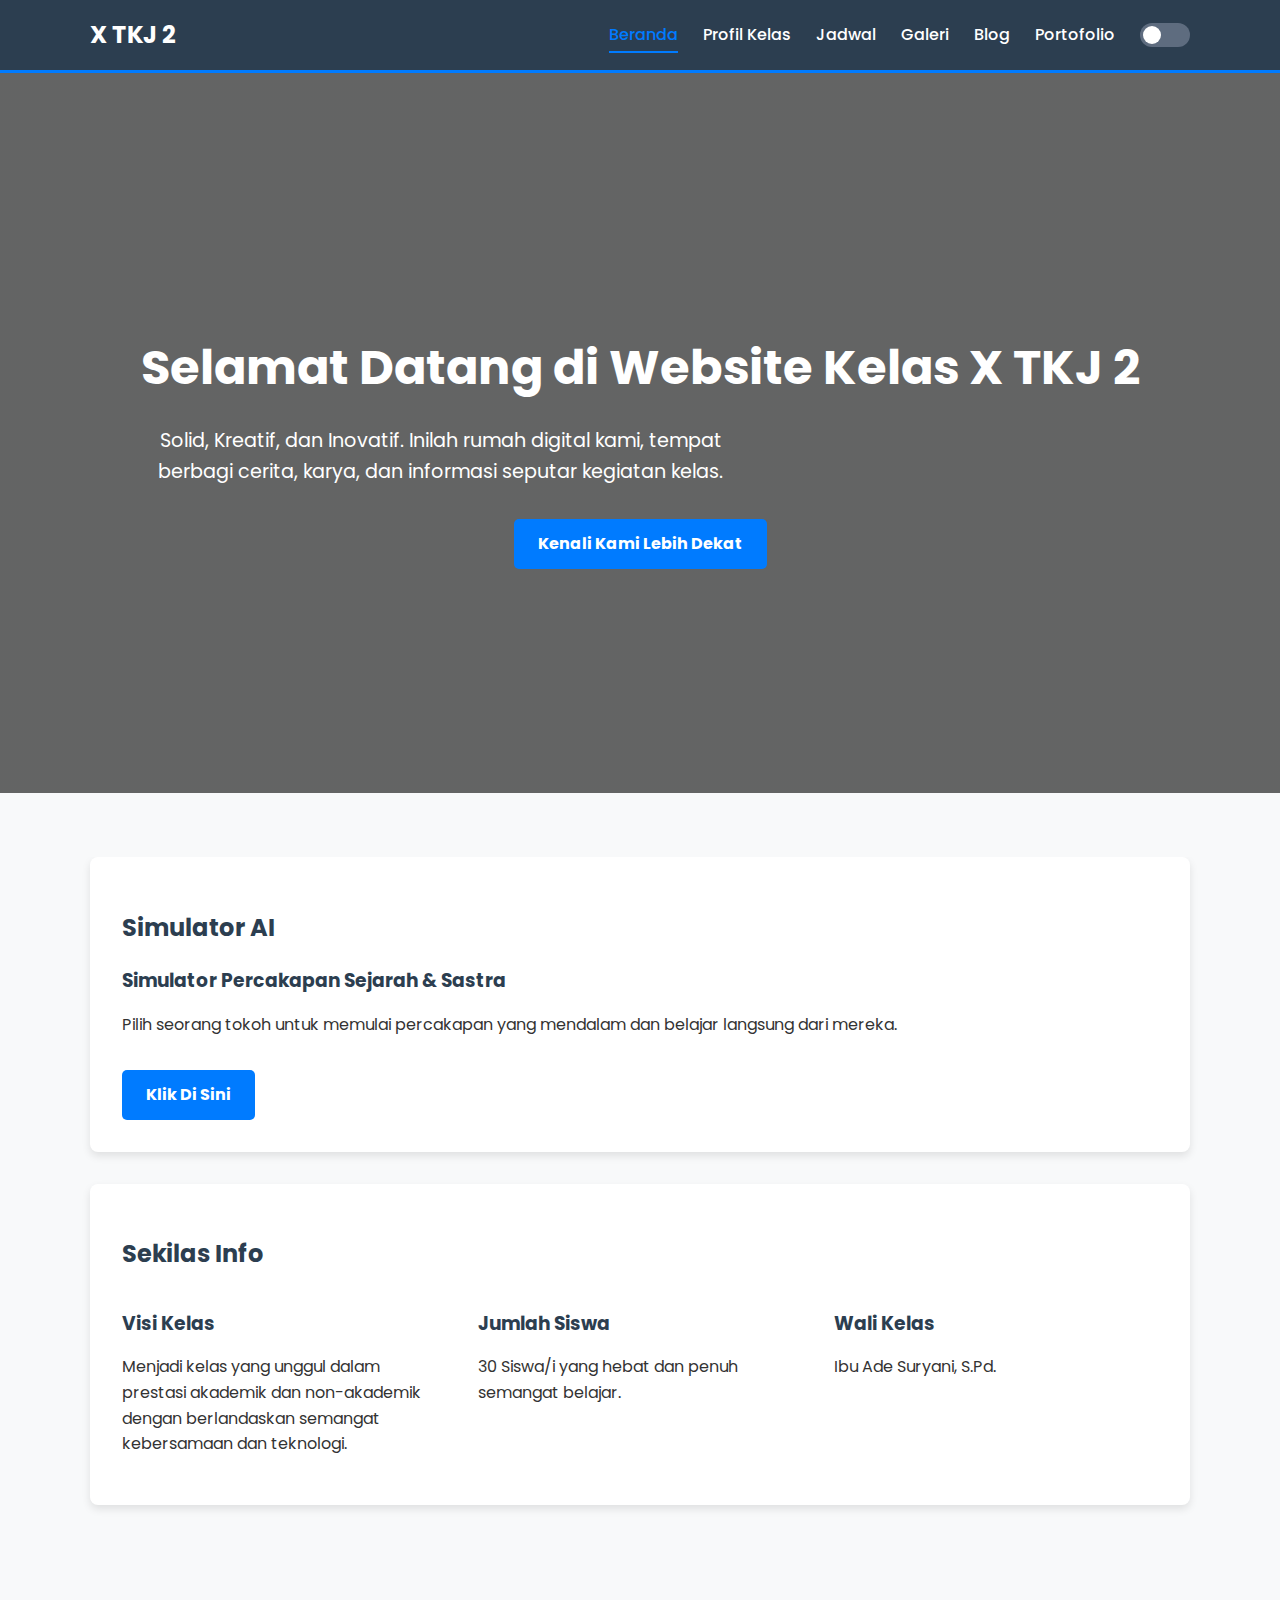
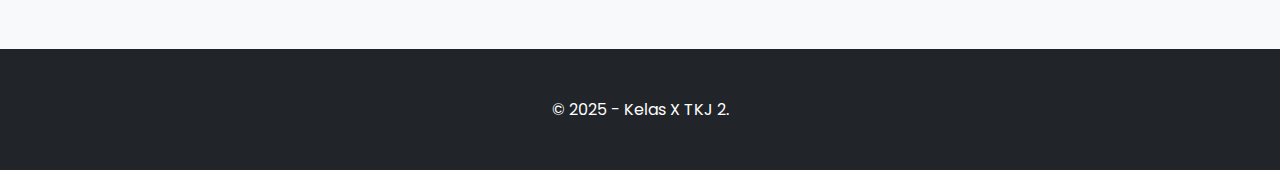
<file: index.html>
<!DOCTYPE html>
<html lang="id">
  <head>
    <meta charset="UTF-8">
    <meta name="viewport" content="width=device-width, initial-scale=1.0">
    <title>Beranda - Website Kelas X TKJ 2</title>
    <link rel="stylesheet" href="style.css">
    <link href="https://fonts.googleapis.com/css2?family=Poppins:wght@300;400;600;700&display=swap" rel="stylesheet">
  </head>
  <body>
    <nav class="navbar">
      <div class="container">
        <a href="index.html" class="logo">X TKJ 2</a>
        <div class="hamburger">
          <span class="bar"></span>
          <span class="bar"></span>
          <span class="bar"></span>
        </div>
        <ul class="nav-links">
  <li><a href="index.html">Beranda</a></li>
  <li><a href="profil.html">Profil Kelas</a></li>
  <li><a href="jadwal.html">Jadwal</a></li>
  <li><a href="galeri.html">Galeri</a></li>
  <li><a href="blog.html">Blog</a></li>
  <li><a href="portofolio.html">Portofolio</a></li>
  <li class="theme-switch-item">
    <div class="theme-switch-wrapper">
      <label class="theme-switch" for="theme-toggle-checkbox">
        <input type="checkbox" id="theme-toggle-checkbox" />
        <div class="slider"></div>
      </label>
    </div>
  </li>
</ul>
</div>
    </nav>
    <header class="showcase">
      <div class="container">
        <h1>Selamat Datang di Website Kelas X TKJ 2</h1>
        <p>Solid, Kreatif, dan Inovatif. Inilah rumah digital kami, tempat berbagi cerita, karya, dan informasi seputar kegiatan kelas.</p>
        <a href="profil.html" class="btn">Kenali Kami Lebih Dekat</a>
      </div>
    </header>
    <section class="main-content">
      <div class="container">
        <div class="card">
          <h2>Simulator AI</h2>
          <h3>Simulator Percakapan Sejarah & Sastra</h3>
          <p>Pilih seorang tokoh untuk memulai percakapan yang mendalam dan belajar langsung dari mereka.</p>
          <a href="simulator-ai.html" class="btn">Klik Di Sini</a>
        </div>
        <div class="card">
          <h2>Sekilas Info</h2>
          <div class="grid-3">
            <div>
              <h3>Visi Kelas</h3>
              <p>Menjadi kelas yang unggul dalam prestasi akademik dan non-akademik dengan berlandaskan semangat kebersamaan dan teknologi.</p>
            </div>
            <div>
              <h3>Jumlah Siswa</h3>
              <p>30 Siswa/i yang hebat dan penuh semangat belajar.</p>
            </div>
            <div>
              <h3>Wali Kelas</h3>
              <p>Ibu Ade Suryani, S.Pd.</p>
            </div>
          </div>
        </div>
      </div>
    </section>
    <footer class="footer">
      <p>&copy; 2025 - Kelas X TKJ 2.</p>
    </footer>
    <script src="script.js"></script>
  </body>
</html>
</file>
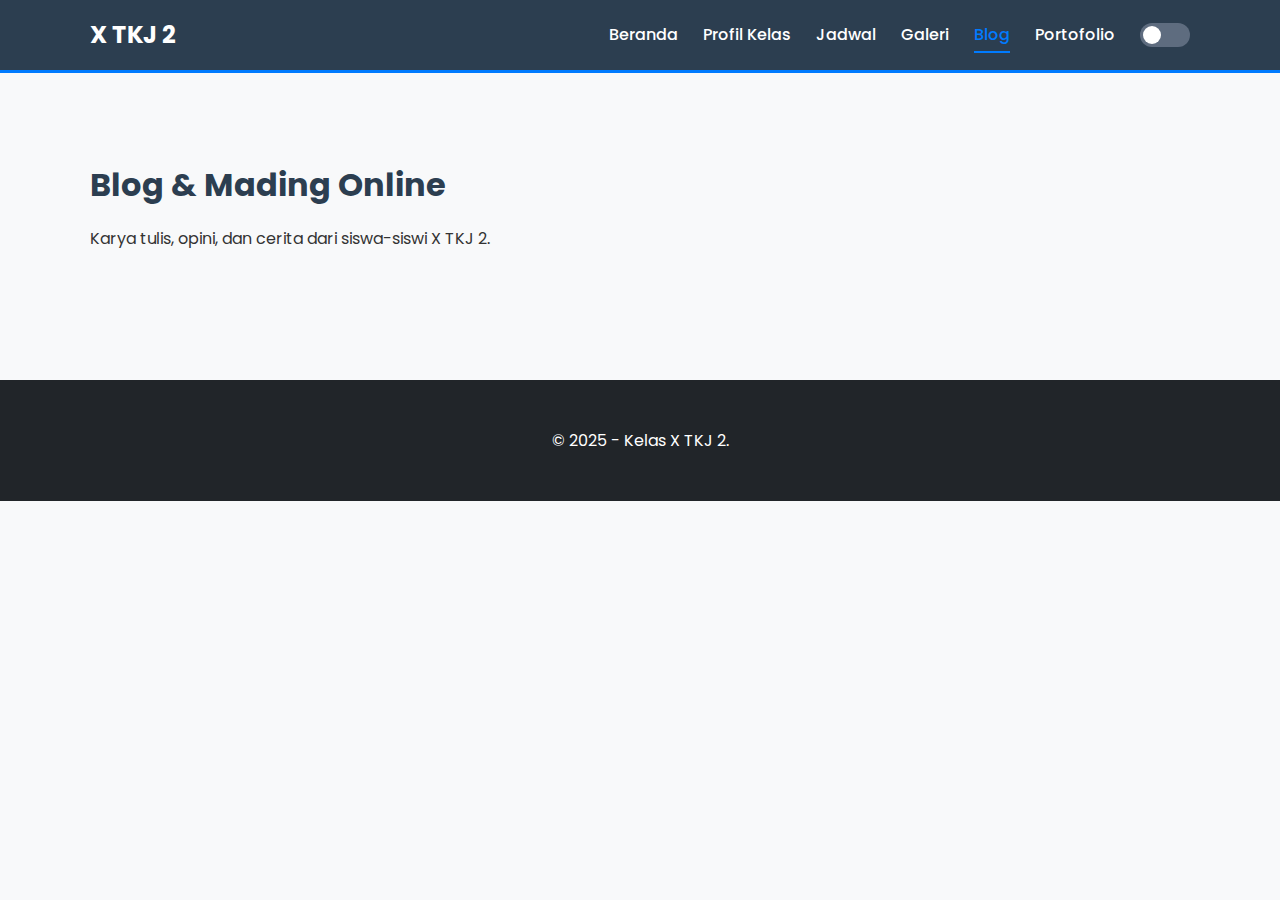
<file: blog.html>
<!DOCTYPE html>
<html lang="id">
<head>
    <meta charset="UTF-8">
    <meta name="viewport" content="width=device-width, initial-scale=1.0">
    <title>Blog - Website Kelas X TKJ 2</title>
    <link rel="stylesheet" href="style.css">
    <link href="https://fonts.googleapis.com/css2?family=Poppins:wght@300;400;600;700&display=swap" rel="stylesheet">
</head>
<body>

    <nav class="navbar">
        <div class="container">
            <a href="index.html" class="logo">X TKJ 2</a>
            <div class="hamburger">
                <span class="bar"></span>
                <span class="bar"></span>
                <span class="bar"></span>
            </div>
            <ul class="nav-links">
  <li><a href="index.html">Beranda</a></li>
  <li><a href="profil.html">Profil Kelas</a></li>
  <li><a href="jadwal.html">Jadwal</a></li>
  <li><a href="galeri.html">Galeri</a></li>
  <li><a href="blog.html">Blog</a></li>
  <li><a href="portofolio.html">Portofolio</a></li>
  <li class="theme-switch-item">
    <div class="theme-switch-wrapper">
      <label class="theme-switch" for="theme-toggle-checkbox">
        <input type="checkbox" id="theme-toggle-checkbox" />
        <div class="slider"></div>
      </label>
    </div>
  </li>
</ul>
        </div>
    </nav>

    <section class="main-content">
        <div class="container">
            <h1>Blog & Mading Online</h1>
            <p>Karya tulis, opini, dan cerita dari siswa-siswi X TKJ 2.</p>
        </div>
    </section>

    <footer class="footer">
        <p>&copy; 2025 - Kelas X TKJ 2.</p>
    </footer>

    <script src="script.js"></script>
</body>
</html>
</file>
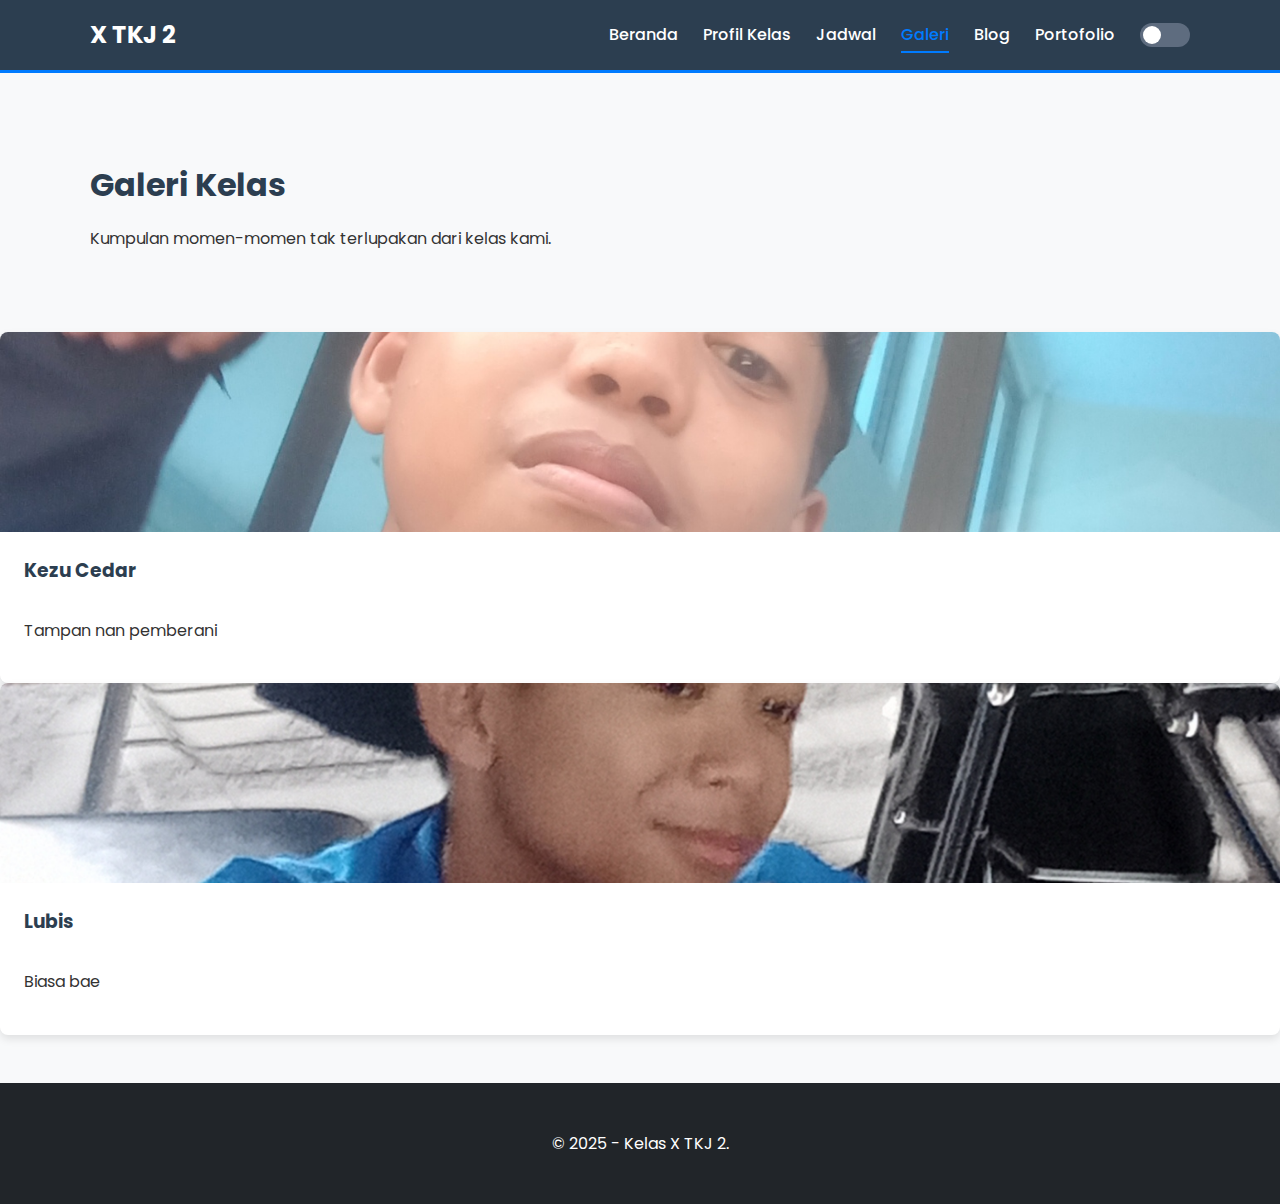
<file: galeri.html>
<!DOCTYPE html>
<html lang="id">
<head>
    <meta charset="UTF-8">
    <meta name="viewport" content="width=device-width, initial-scale=1.0">
    <title>Galeri - Website Kelas X TKJ 2</title>
    <link rel="stylesheet" href="style.css">
    <link href="https://fonts.googleapis.com/css2?family=Poppins:wght@300;400;600;700&display=swap" rel="stylesheet">
</head>
<body>

    <nav class="navbar">
        <div class="container">
            <a href="index.html" class="logo">X TKJ 2</a>
            <div class="hamburger">
                <span class="bar"></span>
                <span class="bar"></span>
                <span class="bar"></span>
            </div>
            <ul class="nav-links">
  <li><a href="index.html">Beranda</a></li>
  <li><a href="profil.html">Profil Kelas</a></li>
  <li><a href="jadwal.html">Jadwal</a></li>
  <li><a href="galeri.html">Galeri</a></li>
  <li><a href="blog.html">Blog</a></li>
  <li><a href="portofolio.html">Portofolio</a></li>
  <li class="theme-switch-item">
    <div class="theme-switch-wrapper">
      <label class="theme-switch" for="theme-toggle-checkbox">
        <input type="checkbox" id="theme-toggle-checkbox" />
        <div class="slider"></div>
      </label>
    </div>
  </li>
</ul>
        </div>
    </nav>

    <section class="main-content">
        <div class="container">
            <h1>Galeri Kelas</h1>
            <p>Kumpulan momen-momen tak terlupakan dari kelas kami.</p>
        </div>
    </section>
                    <div class="item-card">
                    <img src="foto1.JPG" alt="Aa Pepen">
                    <div class="item-card-content">
                        <h3>Kezu Cedar</h3>
                        <p>Tampan nan pemberani</p>
                    </div>
                </div>
    <div class="item-card">
                    <img src="foto2.JPG" alt="Lubis">
                    <div class="item-card-content">
                        <h3>Lubis</h3>
                        <p>Biasa bae</p>
                    </div>
    </div>

    <footer class="footer">
        <p>&copy; 2025 - Kelas X TKJ 2.</p>
    </footer>

    <script src="script.js"></script>
</body>
    </html>
</file>
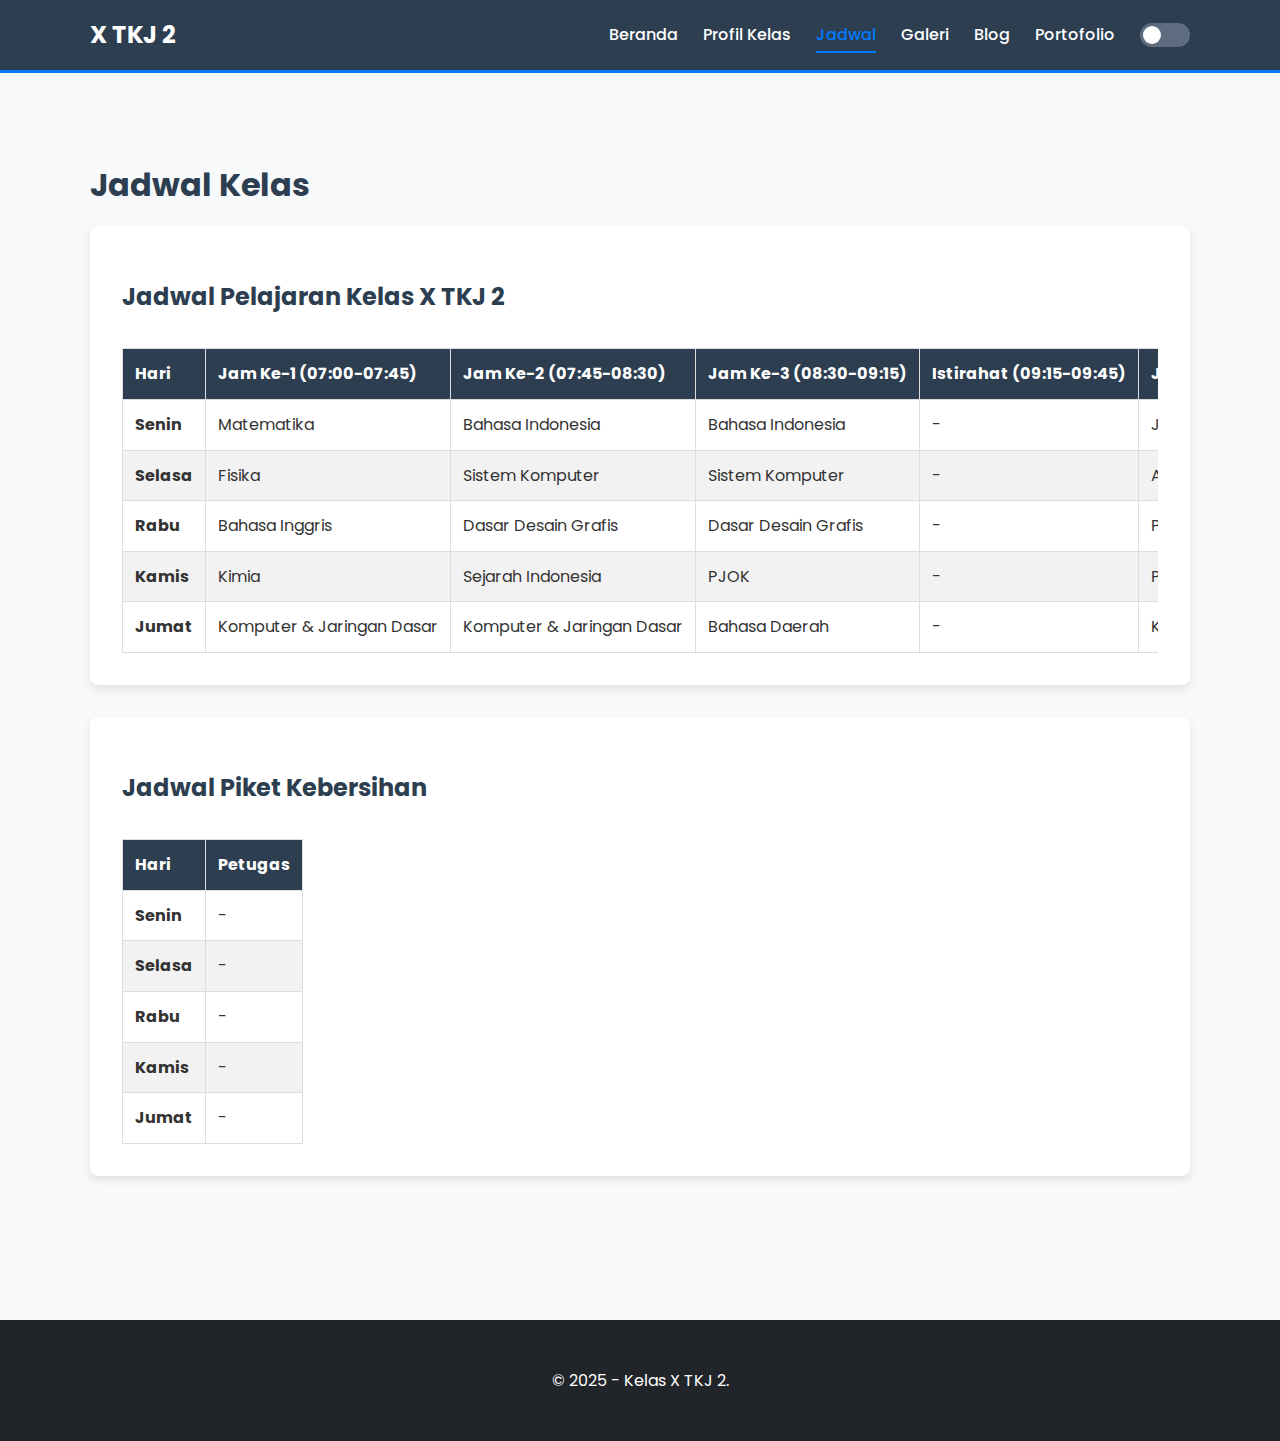
<file: jadwal.html>
<!DOCTYPE html>
<html lang="id">
  <head>
    <meta charset="UTF-8">
    <meta name="viewport" content="width=device-width, initial-scale=1.0">
    <title>Jadwal - Website Kelas X TKJ 2</title>
    <link rel="stylesheet" href="style.css">
    <link href="https://fonts.googleapis.com/css2?family=Poppins:wght@300;400;600;700&display=swap" rel="stylesheet">
  </head>
  <body>
    <nav class="navbar">
      <div class="container">
        <a href="index.html" class="logo">X TKJ 2</a>
        <div class="hamburger">
          <span class="bar"></span>
          <span class="bar"></span>
          <span class="bar"></span>
        </div>
        <ul class="nav-links">
  <li><a href="index.html">Beranda</a></li>
  <li><a href="profil.html">Profil Kelas</a></li>
  <li><a href="jadwal.html">Jadwal</a></li>
  <li><a href="galeri.html">Galeri</a></li>
  <li><a href="blog.html">Blog</a></li>
  <li><a href="portofolio.html">Portofolio</a></li>
  <li class="theme-switch-item">
    <div class="theme-switch-wrapper">
      <label class="theme-switch" for="theme-toggle-checkbox">
        <input type="checkbox" id="theme-toggle-checkbox" />
        <div class="slider"></div>
      </label>
    </div>
  </li>
</ul>
      </div>
    </nav>
    <section class="main-content">
      <div class="container">
        <h1>Jadwal Kelas</h1>
        <div class="card">
          <h2>Jadwal Pelajaran Kelas X TKJ 2</h2>
          <table class="schedule-table">
            <thead>
              <tr>
                <th>Hari</th>
                <th>Jam Ke-1 (07:00-07:45)</th>
                <th>Jam Ke-2 (07:45-08:30)</th>
                <th>Jam Ke-3 (08:30-09:15)</th>
                <th>Istirahat (09:15-09:45)</th>
                <th>Jam Ke-4 (09:45-10:30)</th>
                <th>Jam Ke-5 (10:30-11:15)</th>
              </tr>
            </thead>
            <tbody>
              <tr>
                <td>
                  <strong>Senin</strong>
                </td>
                <td>Matematika</td>
                <td>Bahasa Indonesia</td>
                <td>Bahasa Indonesia</td>
                <td>-</td>
                <td>Jaringan Dasar</td>
                <td>Jaringan Dasar</td>
              </tr>
              <tr>
                <td>
                  <strong>Selasa</strong>
                </td>
                <td>Fisika</td>
                <td>Sistem Komputer</td>
                <td>Sistem Komputer</td>
                <td>-</td>
                <td>Agama</td>
                <td>PKN</td>
              </tr>
              <tr>
                <td>
                  <strong>Rabu</strong>
                </td>
                <td>Bahasa Inggris</td>
                <td>Dasar Desain Grafis</td>
                <td>Dasar Desain Grafis</td>
                <td>-</td>
                <td>Pemrograman Dasar</td>
                <td>Pemrograman Dasar</td>
              </tr>
              <tr>
                <td>
                  <strong>Kamis</strong>
                </td>
                <td>Kimia</td>
                <td>Sejarah Indonesia</td>
                <td>PJOK</td>
                <td>-</td>
                <td>PJOK</td>
                <td>Simulasi Digital</td>
              </tr>
              <tr>
                <td>
                  <strong>Jumat</strong>
                </td>
                <td>Komputer & Jaringan Dasar</td>
                <td>Komputer & Jaringan Dasar</td>
                <td>Bahasa Daerah</td>
                <td>-</td>
                <td colspan="2">Kegiatan Rohani</td>
              </tr>
            </tbody>
          </table>
        </div>
        <div class="card">
          <h2>Jadwal Piket Kebersihan</h2>
          <table class="schedule-table">
            <thead>
              <tr>
                <th>Hari</th>
                <th>Petugas</th>
              </tr>
            </thead>
            <tbody>
              <tr>
                <td>
                  <strong>Senin</strong>
                </td>
                <td>-</td>
              </tr>
              <tr>
                <td>
                  <strong>Selasa</strong>
                </td>
                <td>-</td>
              </tr>
              <tr>
                <td>
                  <strong>Rabu</strong>
                </td>
                <td>-</td>
              </tr>
              <tr>
                <td>
                  <strong>Kamis</strong>
                </td>
                <td>-</td>
              </tr>
              <tr>
                <td>
                  <strong>Jumat</strong>
                </td>
                <td>-</td>
              </tr>
            </tbody>
          </table>
        </div>
      </div>
    </section>
    <footer class="footer">
      <p>&copy; 2025 - Kelas X TKJ 2.</p>
    </footer>
    <script src="script.js"></script>
  </body>
</html>
</file>
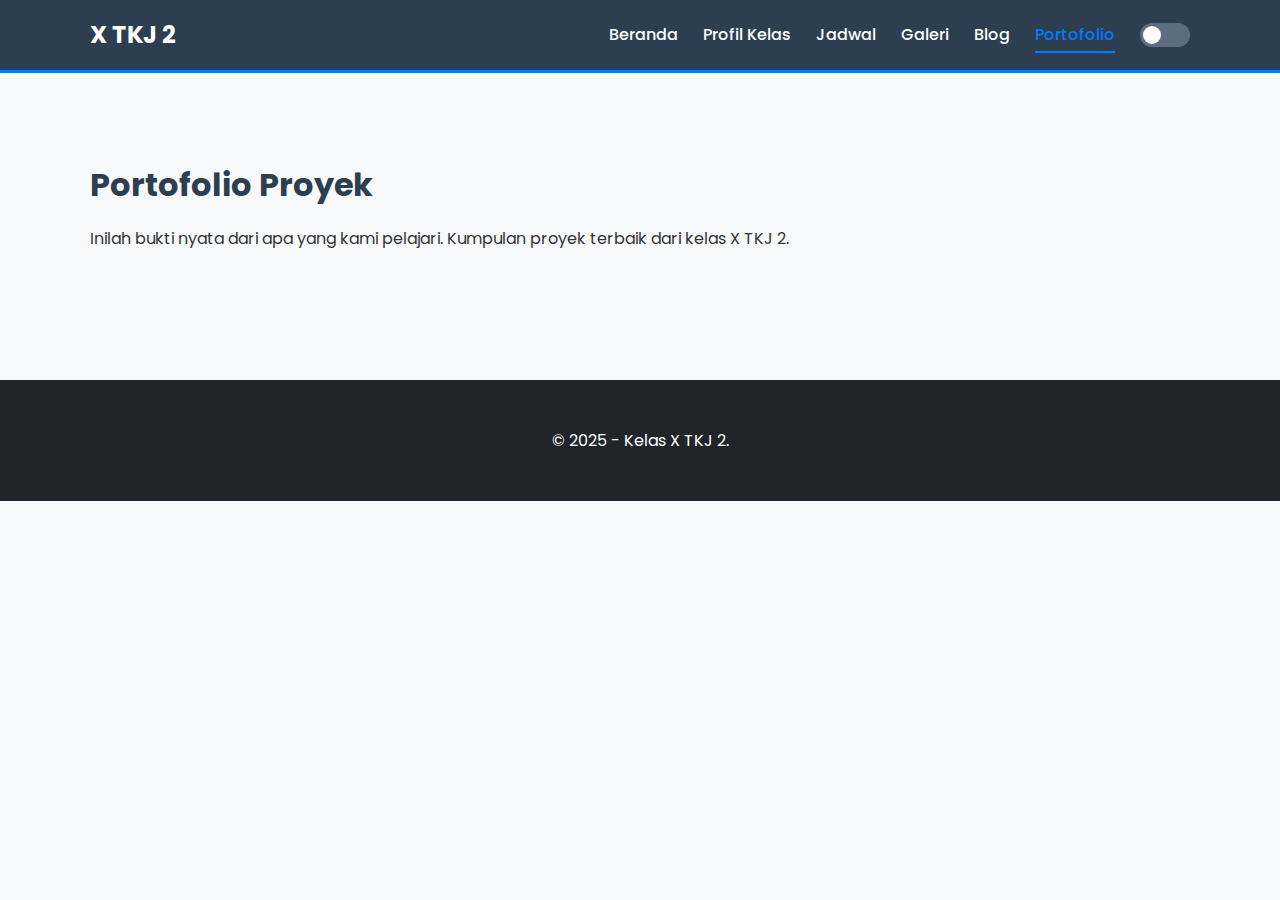
<file: portofolio.html>
<!DOCTYPE html>
<html lang="id">
  <head>
    <meta charset="UTF-8">
    <meta name="viewport" content="width=device-width, initial-scale=1.0">
    <title>Portofolio - Website Kelas X TKJ 2</title>
    <link rel="stylesheet" href="style.css">
    <link href="https://fonts.googleapis.com/css2?family=Poppins:wght@300;400;600;700&display=swap" rel="stylesheet">
  </head>
  <body>
    <nav class="navbar">
      <div class="container">
        <a href="index.html" class="logo">X TKJ 2</a>
        <div class="hamburger">
          <span class="bar"></span>
          <span class="bar"></span>
          <span class="bar"></span>
        </div>
        <ul class="nav-links">
  <li><a href="index.html">Beranda</a></li>
  <li><a href="profil.html">Profil Kelas</a></li>
  <li><a href="jadwal.html">Jadwal</a></li>
  <li><a href="galeri.html">Galeri</a></li>
  <li><a href="blog.html">Blog</a></li>
  <li><a href="portofolio.html">Portofolio</a></li>
  <li class="theme-switch-item">
    <div class="theme-switch-wrapper">
      <label class="theme-switch" for="theme-toggle-checkbox">
        <input type="checkbox" id="theme-toggle-checkbox" />
        <div class="slider"></div>
      </label>
    </div>
  </li>
</ul>
      </div>
    </nav>
    <section class="main-content">
      <div class="container">
        <h1>Portofolio Proyek</h1>
        <p>Inilah bukti nyata dari apa yang kami pelajari. Kumpulan proyek terbaik dari kelas X TKJ 2.</p>
      </div>
    </section>
    <footer class="footer">
      <p>&copy; 2025 - Kelas X TKJ 2.</p>
    </footer>
    <script src="script.js"></script>
  </body>
</html>
</file>
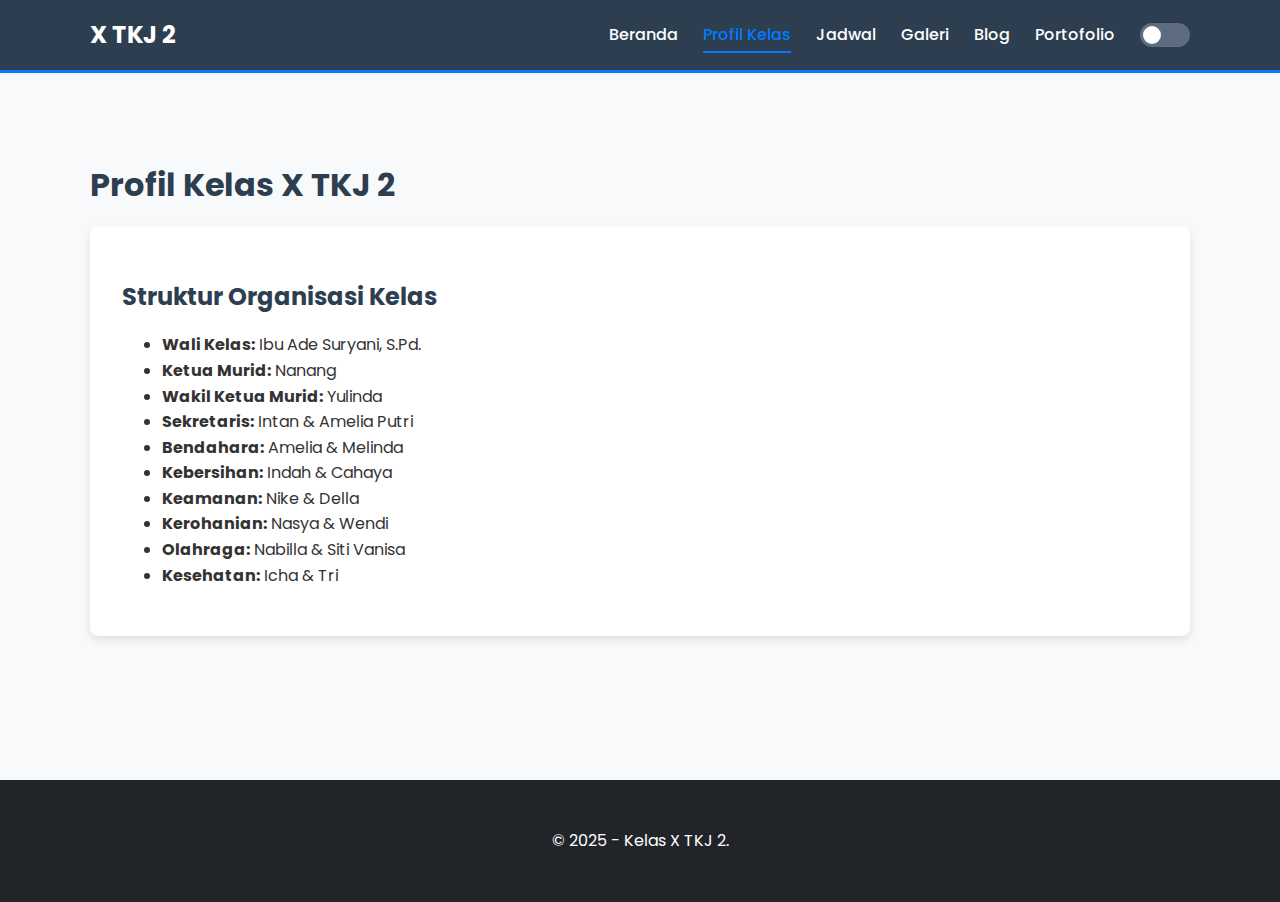
<file: profil.html>
<!DOCTYPE html>
<html lang="id">
  <head>
    <meta charset="UTF-8">
    <meta name="viewport" content="width=device-width, initial-scale=1.0">
    <title>Profil Kelas - Website Kelas X TKJ 2</title>
    <link rel="stylesheet" href="style.css">
    <link href="https://fonts.googleapis.com/css2?family=Poppins:wght@300;400;600;700&display=swap" rel="stylesheet">
  </head>
  <body>
    <nav class="navbar">
      <div class="container">
        <a href="index.html" class="logo">X TKJ 2</a>
        <div class="hamburger">
          <span class="bar"></span>
          <span class="bar"></span>
          <span class="bar"></span>
        </div>
        <ul class="nav-links">
  <li><a href="index.html">Beranda</a></li>
  <li><a href="profil.html">Profil Kelas</a></li>
  <li><a href="jadwal.html">Jadwal</a></li>
  <li><a href="galeri.html">Galeri</a></li>
  <li><a href="blog.html">Blog</a></li>
  <li><a href="portofolio.html">Portofolio</a></li>
  <li class="theme-switch-item">
    <div class="theme-switch-wrapper">
      <label class="theme-switch" for="theme-toggle-checkbox">
        <input type="checkbox" id="theme-toggle-checkbox" />
        <div class="slider"></div>
      </label>
    </div>
  </li>
</ul>
      </div>
    </nav>
    <section class="main-content">
      <div class="container">
        <h1>Profil Kelas X TKJ 2</h1>
        <div class="card">
          <h2>Struktur Organisasi Kelas</h2>
          <ul>
            <li>
              <strong>Wali Kelas:</strong> Ibu Ade Suryani, S.Pd.
            </li>
            <li>
              <strong>Ketua Murid:</strong> Nanang
            </li>
            <li>
              <strong>Wakil Ketua Murid:</strong> Yulinda
            </li>
            <li>
              <strong>Sekretaris:</strong> Intan & Amelia Putri
            </li>
            <li>
              <strong>Bendahara:</strong> Amelia & Melinda
            </li>
            <li>
              <strong>Kebersihan:</strong> Indah & Cahaya
            </li>
            <li>
              <strong>Keamanan:</strong> Nike & Della
            </li>
            <li>
              <strong>Kerohanian:</strong> Nasya & Wendi
            </li>
            <li>
              <strong>Olahraga:</strong> Nabilla & Siti Vanisa
            </li>
            <li>
              <strong>Kesehatan:</strong> Icha & Tri
            </li>
          </ul>
        </div>
      </div>
    </section>
    <footer class="footer">
      <p>&copy; 2025 - Kelas X TKJ 2.</p>
    </footer>
    <script src="script.js"></script>
  </body>
</html>
</file>
<file: style.css>
:root {
    --primary-color: #007BFF;
    --secondary-color: #2c3e50;
    --light-color: #f8f9fa;
    --dark-color: #212529;
    --text-color: #333;
    --card-bg: #ffffff;
    --border-color: #ddd;
    --table-stripe-color: #f2f2f2;
    --ai-message-bg: #e9ecef;
    --border-radius: 8px;
    --box-shadow: 0 4px 8px rgba(0,0,0,0.1);
}

/* Palet Warna Baru (Nord Theme) */
body.dark-mode {
    --primary-color: #88C0D0;      /* Nord: cyan sejuk */
    --secondary-color: #D8DEE9;     /* Nord: teks abu-abu terang */
    --light-color: #2E3440;       /* Nord: latar belakang biru gelap */
    --dark-color: #212529;         
    --text-color: #E5E9F0;        /* Nord: teks utama */
    --card-bg: #3B4252;           /* Nord: warna kartu lebih terang */
    --border-color: #4C566A;      /* Nord: warna border */
    --table-stripe-color: #434C5E;/* Nord: warna baris tabel */
    --ai-message-bg: #434C5E;     /* Nord: warna bubble chat AI */
}


body {
    font-family: 'Poppins', sans-serif;
    margin: 0;
    padding: 0;
    background-color: var(--light-color);
    color: var(--text-color);
    line-height: 1.6;
    transition: background-color 0.3s, color 0.3s;
}

body.noscroll {
    overflow: hidden;
}

.container {
    max-width: 1100px;
    margin: auto;
    padding: 0 20px;
    overflow: hidden;
}

h1, h2, h3 {
    color: var(--secondary-color);
    margin-bottom: 1rem;
}

p {
    margin-bottom: 1rem;
}

.navbar {
    background-color: var(--secondary-color);
    color: #fff;
    padding: 1rem 0;
    position: sticky;
    top: 0;
    z-index: 1000;
    border-bottom: 3px solid var(--primary-color);
}

body.dark-mode .navbar {
    background-color: #3B4252; /* Warna navbar di dark mode */
}


.navbar .container {
    display: flex;
    justify-content: space-between;
    align-items: center;
}

.navbar .logo {
    font-size: 1.5rem;
    font-weight: bold;
    color: #fff;
    text-decoration: none;
}

.navbar .nav-links {
    list-style: none;
    display: flex;
    align-items: center; /* Menyelaraskan item secara vertikal */
    margin: 0;
    padding: 0;
}

.navbar .nav-links li {
    margin-left: 25px;
}

.navbar .nav-links a {
    color: #fff;
    text-decoration: none;
    font-weight: 500;
    transition: color 0.3s ease;
    padding-bottom: 5px;
    border-bottom: 2px solid transparent;
}

.navbar .nav-links a:hover, .navbar .nav-links a.active {
    color: var(--primary-color);
    border-bottom-color: var(--primary-color);
}

.hamburger {
    display: none;
    cursor: pointer;
    flex-direction: column;
    gap: 5px;
    z-index: 1001;
}

.hamburger .bar {
    width: 25px;
    height: 3px;
    background-color: #fff;
    border-radius: 5px;
    transition: all 0.3s ease-in-out;
}

.showcase {
    background: linear-gradient(rgba(0,0,0,0.6), rgba(0,0,0,0.6)), url('https://via.placeholder.com/1500x800.png?text=Ganti+dengan+Foto+Kelas+X+TKJ+2') no-repeat center center/cover;
    height: 80vh;
    color: #fff;
    display: flex;
    flex-direction: column;
    justify-content: center;
    align-items: center;
    text-align: center;
    padding: 0 20px;
}

.showcase h1 {
    font-size: 3rem;
    color: #fff;
}

.showcase p {
    font-size: 1.2rem;
    max-width: 600px;
}

.btn {
    display: inline-block;
    background: var(--primary-color);
    color: #fff;
    padding: 12px 24px;
    border: none;
    border-radius: 5px;
    text-decoration: none;
    margin-top: 1rem;
    font-weight: bold;
    transition: background-color 0.3s ease, transform 0.2s ease;
}

.btn:hover {
    background: #0056b3;
    transform: translateY(-2px);
}

body.dark-mode .btn:hover {
    background-color: #A3D5E8;
    color: var(--light-color);
}

.main-content {
    padding: 4rem 0;
}

.card {
    background: var(--card-bg);
    border-radius: var(--border-radius);
    box-shadow: var(--box-shadow);
    padding: 2rem;
    margin-bottom: 2rem;
    transition: background-color 0.3s;
}

.grid-2, .grid-3 {
    display: grid;
    gap: 2rem;
}

.grid-2 {
    grid-template-columns: repeat(2, 1fr);
}

.grid-3 {
    grid-template-columns: repeat(3, 1fr);
}

.schedule-table {
    width: 100%;
    border-collapse: collapse;
    margin-top: 2rem;
    overflow-x: auto;
    display: block;
}

.schedule-table th, .schedule-table td {
    border: 1px solid var(--border-color);
    padding: 12px;
    text-align: left;
    white-space: nowrap;
}

.schedule-table th {
    background-color: var(--secondary-color);
    color: white;
}

body.dark-mode .schedule-table th {
    background-color: #4C566A;
    color: #ECEFF4;
}

.schedule-table tbody tr:nth-child(even) {
    background-color: var(--table-stripe-color);
}

.item-card {
    background: var(--card-bg);
    border-radius: var(--border-radius);
    box-shadow: var(--box-shadow);
    overflow: hidden;
    transition: transform 0.3s ease, box-shadow 0.3s ease, background-color 0.3s;
    display: flex;
    flex-direction: column;
}

.item-card:hover {
    transform: translateY(-5px);
    box-shadow: 0 8px 16px rgba(0,0,0,0.2);
}

.item-card img {
    width: 100%;
    height: 200px;
    object-fit: cover;
}

.item-card-content {
    padding: 1.5rem;
    flex-grow: 1;
    display: flex;
    flex-direction: column;
}

.item-card-content h3 {
    margin-top: 0;
}

.item-card-content .btn {
    margin-top: auto;
}

.blog-post {
    margin-bottom: 2.5rem;
    border-bottom: 1px solid var(--border-color);
    padding-bottom: 2rem;
}

.blog-post h2 a {
    text-decoration: none;
    color: var(--secondary-color);
}

.blog-post-meta {
    font-size: 0.9rem;
    color: #666;
    margin-bottom: 1rem;
}

.footer {
    background: var(--dark-color);
    color: #fff;
    text-align: center;
    padding: 2rem 0;
    margin-top: 3rem;
}

@media(max-width: 768px) {
    .showcase h1 {
        font-size: 2.2rem;
    }

    .grid-2, .grid-3 {
        grid-template-columns: 1fr;
    }

    .hamburger {
        display: flex;
    }

    .hamburger.active .bar:nth-child(1) {
        transform: translateY(8px) rotate(45deg);
    }

    .hamburger.active .bar:nth-child(2) {
        opacity: 0;
    }

    .hamburger.active .bar:nth-child(3) {
        transform: translateY(-8px) rotate(-45deg);
    }

    .nav-links {
        position: fixed;
        left: -100%;
        top: 0;
        gap: 0;
        flex-direction: column;
        background-color: var(--secondary-color);
        width: 100%;
        height: 100vh;
        text-align: center;
        transition: left 0.3s ease-in-out;
        display: flex;
        justify-content: center;
        align-items: center;
    }
    
    body.dark-mode .nav-links {
        background-color: #3B4252;
    }

    .nav-links.active {
        left: 0;
    }

    .nav-links li {
        margin: 20px 0;
    }
    
    .theme-switch-item {
        margin-top: 20px;
    }

    .nav-links a {
        font-size: 1.5rem;
    }
}

.hidden {
    display: none !important;
}

.simulator-header {
    text-align: center;
    margin-bottom: 2.5rem;
}

.simulator-header h1 {
    color: var(--secondary-color);
}

.simulator-header p {
    font-size: 1.1rem;
    color: var(--text-color);
    max-width: 700px;
    margin: 1rem auto 0 auto;
}

.character-grid {
    display: grid;
    grid-template-columns: repeat(3, 1fr);
    gap: 2rem;
}

.character-grid .item-card {
    cursor: pointer;
    text-align: center;
}

.character-grid .item-card:hover {
    border-color: var(--primary-color);
}

#chat-screen {
    width: 100%;
    max-width: 800px;
    margin: auto;
    height: 80vh;
    display: flex;
    flex-direction: column;
    background-color: var(--card-bg);
    border-radius: var(--border-radius);
    box-shadow: var(--box-shadow);
    overflow: hidden;
    border: 1px solid var(--border-color);
}

.chat-header {
    display: flex;
    align-items: center;
    padding: 0.75rem 1rem;
    background-color: var(--light-color);
    border-bottom: 1px solid var(--border-color);
}

.back-button {
    background: #e9ecef;
    border: 1px solid #ccc;
    color: var(--text-color);
    padding: 0.5rem 1rem;
    border-radius: 5px;
    cursor: pointer;
    font-weight: 600;
    margin-right: 1rem;
    transition: background-color 0.3s;
}

body.dark-mode .back-button {
    background: #4C566A;
    border-color: #666;
    color: var(--text-color);
}


.back-button:hover {
    background-color: #ddd;
}

body.dark-mode .back-button:hover {
     background-color: #555;
}


#chat-character-info {
    display: flex;
    align-items: center;
}

#chat-avatar {
    width: 40px;
    height: 40px;
    border-radius: 50%;
    object-fit: cover;
    margin-right: 0.75rem;
}

#chat-name {
    font-size: 1.2rem;
    margin: 0;
}

.chat-window {
    flex-grow: 1;
    padding: 1.5rem;
    overflow-y: auto;
    display: flex;
    flex-direction: column;
    gap: 1rem;
    background-color: var(--card-bg);
}

.message {
    padding: 0.75rem 1.125rem;
    border-radius: 18px;
    max-width: 80%;
    line-height: 1.5;
}

.user-message {
    background-color: var(--primary-color);
    color: #2E3440; /* Teks lebih gelap agar kontras dengan background cyan */
    align-self: flex-end;
    border-bottom-right-radius: 4px;
}

.ai-message {
    background-color: var(--ai-message-bg);
    color: var(--text-color);
    align-self: flex-start;
    border-bottom-left-radius: 4px;
}

.chat-footer {
    padding: 1rem;
    border-top: 1px solid var(--border-color);
    background-color: var(--light-color);
}

.chat-form {
    display: flex;
    gap: 0.75rem;
}

#user-input {
    flex-grow: 1;
    border: 1px solid var(--border-color);
    background-color: var(--card-bg);
    color: var(--text-color);
    border-radius: 20px;
    padding: 0.75rem 1rem;
    font-size: 1rem;
    font-family: 'Poppins', sans-serif;
}

#user-input:focus {
    outline: none;
    border-color: var(--primary-color);
}

.chat-form button {
    background-color: var(--primary-color);
    color: #2E3440;
    border: none;
    border-radius: 20px;
    padding: 0.75rem 1.5rem;
    font-size: 1rem;
    font-weight: 600;
    cursor: pointer;
    transition: background-color 0.3s;
}

.chat-form button:hover {
    background: #0056b3;
}

body.dark-mode .chat-form button:hover {
    background: #A3D5E8;
}


#loading-indicator {
    display: flex;
    align-items: center;
    justify-content: center;
    gap: 0.75rem;
    padding-top: 1rem;
    font-size: 0.9rem;
    color: #666;
}

.spinner {
    width: 20px;
    height: 20px;
    border: 3px solid rgba(0,0,0,0.1);
    border-left-color: var(--primary-color);
    border-radius: 50%;
    animation: spin 1s linear infinite;
}

@keyframes spin {
    to { transform: rotate(360deg); }
}

@media(max-width: 768px) {
    .character-grid {
        grid-template-columns: 1fr;
    }

    #chat-screen {
        height: 85vh;
    }
}

/* Dark Mode Toggle Switch Styling */
li.theme-switch-item {
    display: flex;
    align-items: center;
}

.theme-switch-wrapper {
    display: flex;
    align-items: center;
}

.theme-switch {
    position: relative;
    display: inline-block;
    width: 50px;
    height: 24px;
}

.theme-switch input {
    opacity: 0;
    width: 0;
    height: 0;
}

.slider {
    position: absolute;
    cursor: pointer;
    top: 0;
    left: 0;
    right: 0;
    bottom: 0;
    background-color: #5e6c7f;
    transition: .4s;
    border-radius: 24px;
}

.slider:before {
    position: absolute;
    content: "";
    height: 18px;
    width: 18px;
    left: 3px;
    bottom: 3px;
    background-color: white;
    transition: .4s;
    border-radius: 50%;
}

input:checked + .slider {
    background-color: var(--primary-color);
}

input:focus + .slider {
    box-shadow: 0 0 1px var(--primary-color);
}

input:checked + .slider:before {
    transform: translateX(26px);
}
</file>
